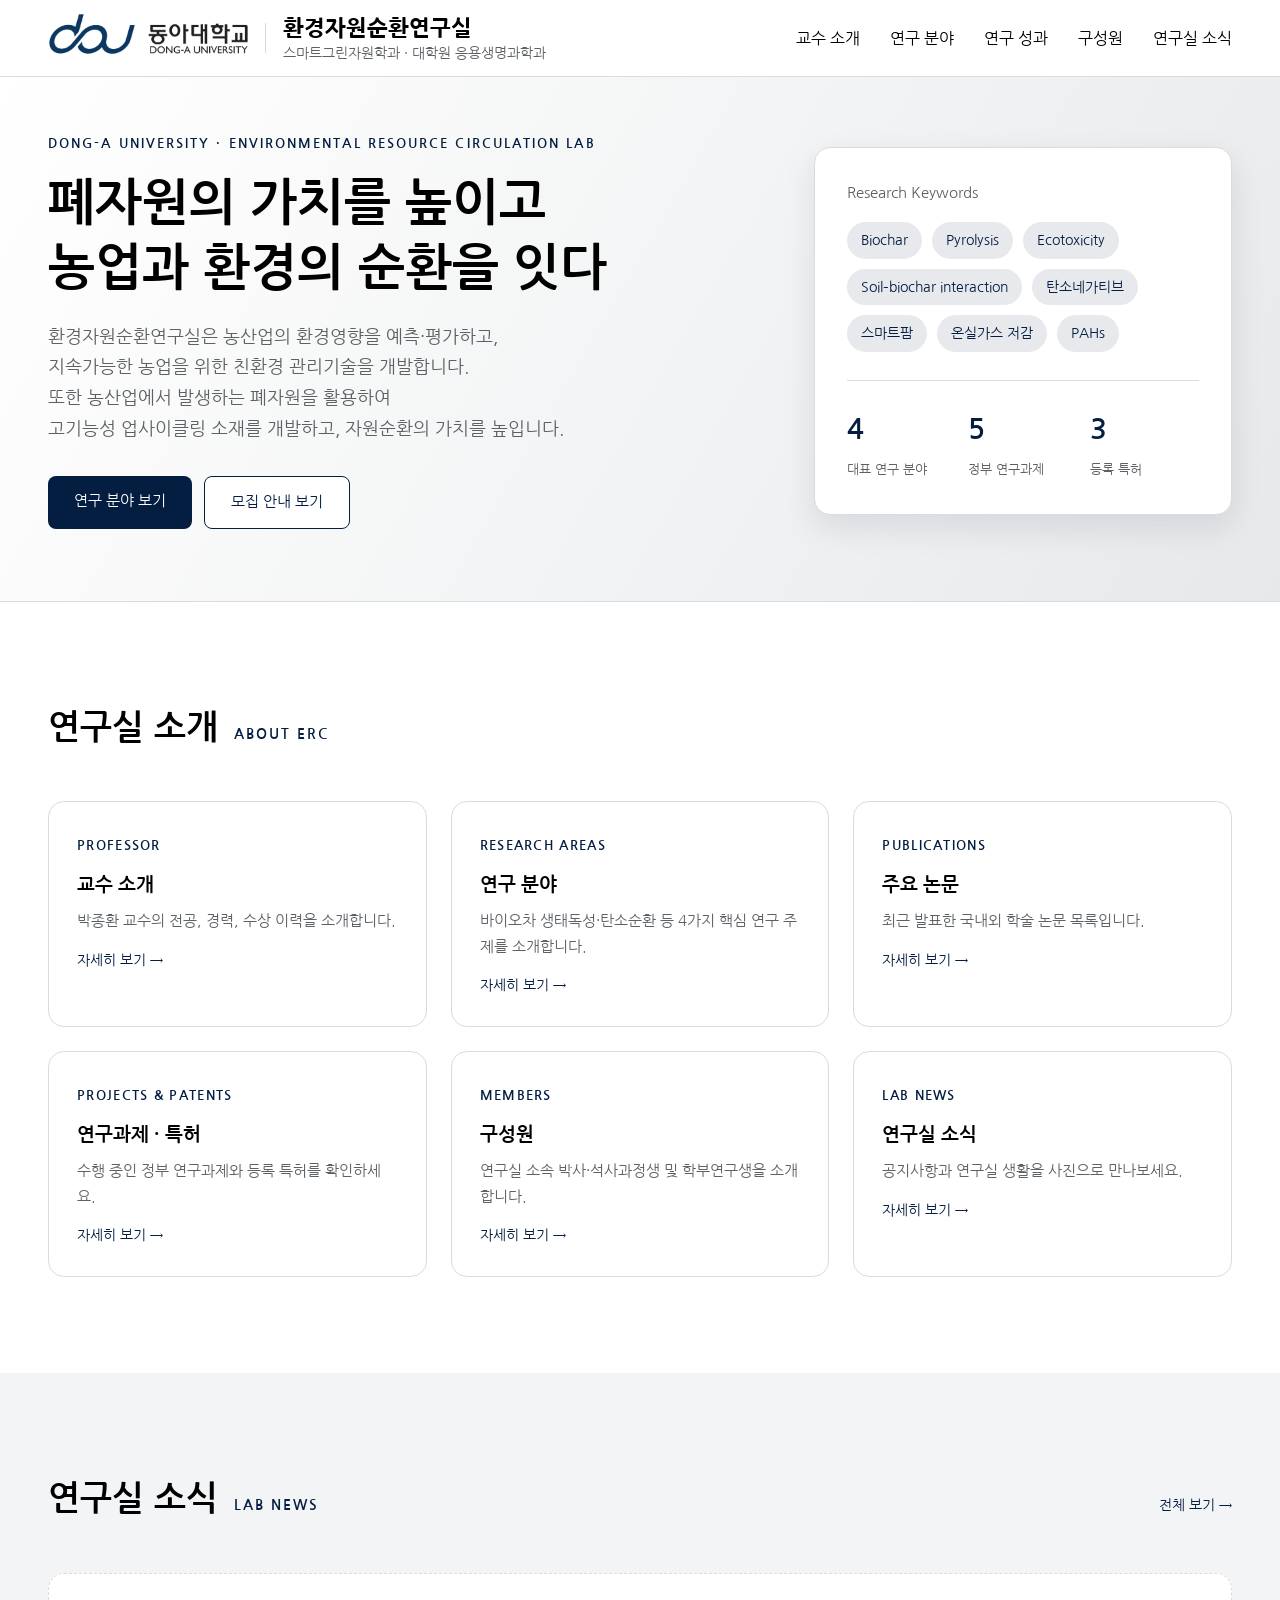
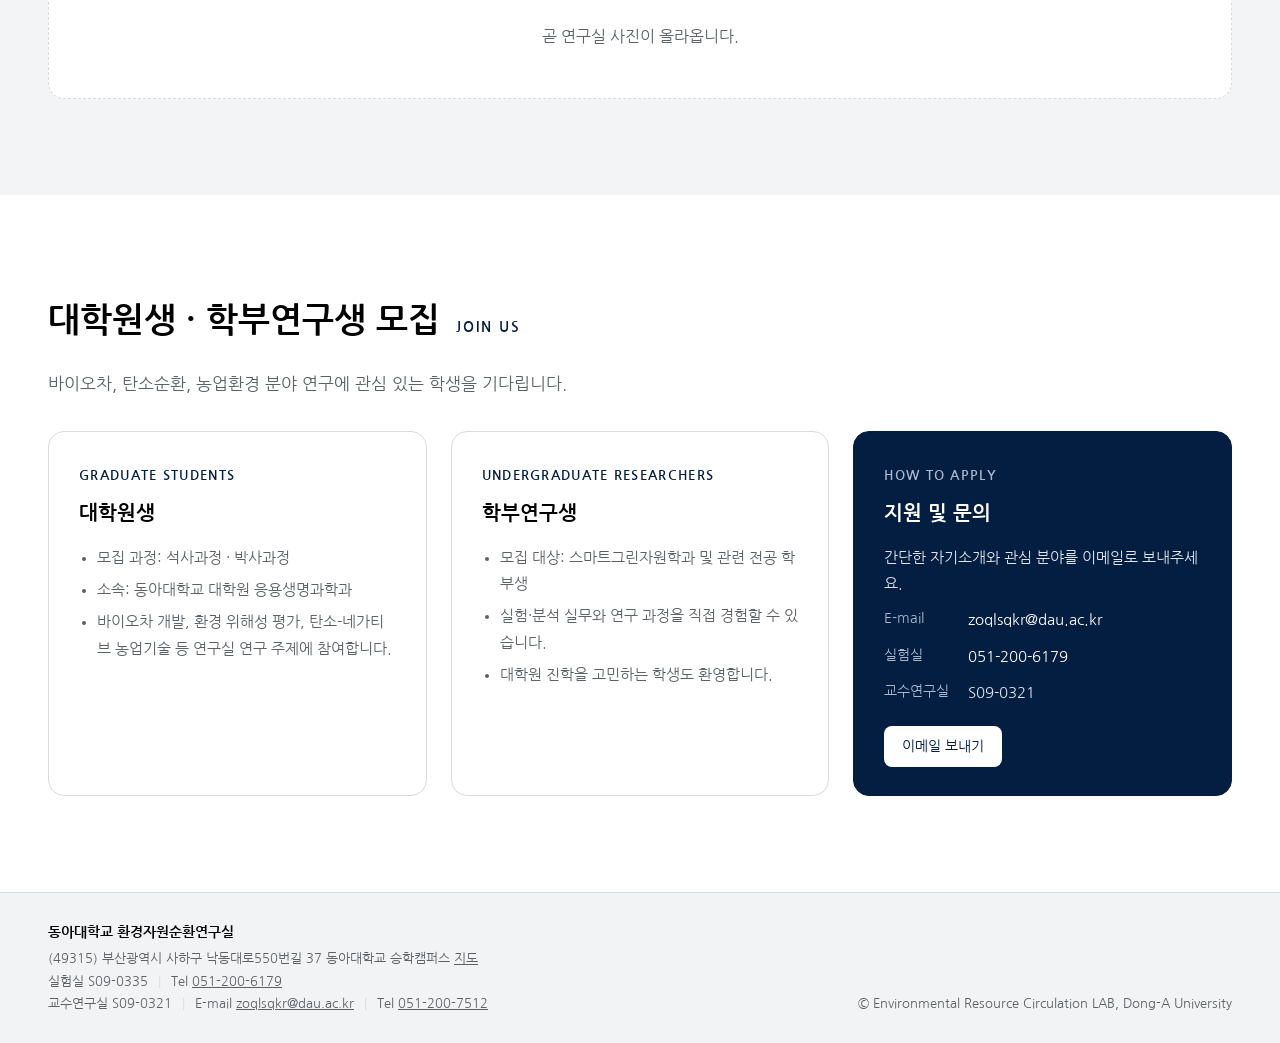
<file: index.html>
<!doctype html>
<html lang="ko" data-theme="light">
<head>
<meta charset="utf-8">
<meta name="viewport" content="width=1280">
<title>환경자원순환연구실</title>
<link href="https://fonts.googleapis.com/css2?family=Nanum+Gothic:wght@400;700;800&display=swap" rel="stylesheet">
<link rel="stylesheet" href="styles.css">
</head>
<body>

<header class="nav">
  <div class="wrap">
    <a class="brand" href="index.html"><img class="brand-logo" src="images/donga-logo.png" alt="동아대학교"><span class="brand-text"><span class="brand-name"><b>환경자원순환연구실</b></span><span class="brand-dept">스마트그린자원학과 · 대학원 응용생명과학과</span></span></a>
    <nav><ul>
      <li><a href="about.html">교수 소개</a></li>
      <li><a href="research.html">연구 분야</a></li>
      <li><a href="achievements.html">연구 성과</a></li>
      <li><a href="members.html">구성원</a></li>
      <li><a href="news.html">연구실 소식</a></li>
    </ul></nav>
  </div>
</header>

<div class="hero">
  <div class="wrap">
    <div>
      <div class="eyebrow">Dong-A University · Environmental Resource Circulation LAB</div>
      <h1>폐자원의 가치를 높이고<br>농업과 환경의 순환을 잇다</h1>
      <p>환경자원순환연구실은 농산업의 환경영향을 예측·평가하고,<br>지속가능한 농업을 위한 친환경 관리기술을 개발합니다.<br>또한 농산업에서 발생하는 폐자원을 활용하여<br>고기능성 업사이클링 소재를 개발하고, 자원순환의 가치를 높입니다.</p>
      <div class="btns">
        <a class="btn primary" href="research.html">연구 분야 보기</a>
        <a class="btn ghost" href="#recruit">모집 안내 보기</a>
      </div>
    </div>
    <div class="keyword-box">
      <h3>Research Keywords</h3>
      <div class="tags">
        <span class="tag">Biochar</span><span class="tag">Pyrolysis</span><span class="tag">Ecotoxicity</span>
        <span class="tag">Soil–biochar interaction</span><span class="tag">탄소네가티브</span>
        <span class="tag">스마트팜</span><span class="tag">온실가스 저감</span><span class="tag">PAHs</span>
      </div>
      <div class="stats">
        <div><b>4</b><span>대표 연구 분야</span></div>
        <div><b>5</b><span>정부 연구과제</span></div>
        <div><b>3</b><span>등록 특허</span></div>
      </div>
    </div>
  </div>
</div>

<main>
<section>
  <div class="wrap">
    <div class="sec-head"><h2>연구실 소개</h2><span class="en">About ERC</span></div>
    <div class="ovgrid">
      <a class="ovcard" href="about.html">
        <span class="en">Professor</span>
        <h3>교수 소개</h3>
        <p>박종환 교수의 전공, 경력, 수상 이력을 소개합니다.</p>
        <span class="more">자세히 보기 →</span>
      </a>
      <a class="ovcard" href="research.html">
        <span class="en">Research Areas</span>
        <h3>연구 분야</h3>
        <p>바이오차 생태독성·탄소순환 등 4가지 핵심 연구 주제를 소개합니다.</p>
        <span class="more">자세히 보기 →</span>
      </a>
      <a class="ovcard" href="achievements.html#papers">
        <span class="en">Publications</span>
        <h3>주요 논문</h3>
        <p>최근 발표한 국내외 학술 논문 목록입니다.</p>
        <span class="more">자세히 보기 →</span>
      </a>
      <a class="ovcard" href="achievements.html#projects">
        <span class="en">Projects &amp; Patents</span>
        <h3>연구과제 · 특허</h3>
        <p>수행 중인 정부 연구과제와 등록 특허를 확인하세요.</p>
        <span class="more">자세히 보기 →</span>
      </a>
      <a class="ovcard" href="members.html">
        <span class="en">Members</span>
        <h3>구성원</h3>
        <p>연구실 소속 박사·석사과정생 및 학부연구생을 소개합니다.</p>
        <span class="more">자세히 보기 →</span>
      </a>
      <a class="ovcard" href="news.html">
        <span class="en">Lab News</span>
        <h3>연구실 소식</h3>
        <p>공지사항과 연구실 생활을 사진으로 만나보세요.</p>
        <span class="more">자세히 보기 →</span>
      </a>
    </div>
  </div>
</section>

<section class="alt home-news">
  <div class="wrap">
    <div class="sec-head"><h2>연구실 소식</h2><span class="en">Lab News</span><a class="sec-more" href="news.html">전체 보기 →</a></div>
    <div class="hn-cards" id="home-photos"></div>
  </div>
</section>

<section class="recruit" id="recruit">
  <div class="wrap">
    <div class="sec-head"><h2>대학원생 · 학부연구생 모집</h2><span class="en">Join Us</span></div>
    <p class="recruit-lead">바이오차, 탄소순환, 농업환경 분야 연구에 관심 있는 학생을 기다립니다.</p>
    <div class="recruit-grid">
      <div class="recruit-card">
        <span class="en">Graduate Students</span>
        <h3>대학원생</h3>
        <ul>
          <li>모집 과정: 석사과정 · 박사과정</li>
          <li>소속: 동아대학교 대학원 응용생명과학과</li>
          <li>바이오차 개발, 환경 위해성 평가, 탄소-네가티브 농업기술 등 연구실 연구 주제에 참여합니다.</li>
        </ul>
      </div>
      <div class="recruit-card">
        <span class="en">Undergraduate Researchers</span>
        <h3>학부연구생</h3>
        <ul>
          <li>모집 대상: 스마트그린자원학과 및 관련 전공 학부생</li>
          <li>실험·분석 실무와 연구 과정을 직접 경험할 수 있습니다.</li>
          <li>대학원 진학을 고민하는 학생도 환영합니다.</li>
        </ul>
      </div>
      <div class="recruit-card contact">
        <span class="en">How to Apply</span>
        <h3>지원 및 문의</h3>
        <p>간단한 자기소개와 관심 분야를 이메일로 보내주세요.</p>
        <p class="rc-line"><span>E-mail</span><a href="mailto:zoqlsqkr@dau.ac.kr">zoqlsqkr@dau.ac.kr</a></p>
        <p class="rc-line"><span>실험실</span><a href="tel:0512006179">051-200-6179</a></p>
        <p class="rc-line"><span>교수연구실</span>S09-0321</p>
        <a class="btn primary sm" href="mailto:zoqlsqkr@dau.ac.kr?subject=%5B%EC%A7%80%EC%9B%90%20%EB%AC%B8%EC%9D%98%5D">이메일 보내기</a>
      </div>
    </div>
  </div>
</section>
</main>

<footer>
  <div class="wrap">
    <div class="foot-info">
      <b>동아대학교 환경자원순환연구실</b>
      <p>(49315) 부산광역시 사하구 낙동대로550번길 37 동아대학교 승학캠퍼스 <a href="https://map.kakao.com/?q=%EB%8F%99%EC%95%84%EB%8C%80%ED%95%99%EA%B5%90%20%EC%8A%B9%ED%95%99%EC%BA%A0%ED%8D%BC%EC%8A%A4" target="_blank" rel="noopener">지도</a></p>
      <p><span>실험실 S09-0335</span><span>Tel <a href="tel:0512006179">051-200-6179</a></span></p>
      <p><span>교수연구실 S09-0321</span><span>E-mail <a href="mailto:zoqlsqkr@dau.ac.kr">zoqlsqkr@dau.ac.kr</a></span><span>Tel <a href="tel:0512007512">051-200-7512</a></span></p>
    </div>
    <div class="foot-copy">© Environmental Resource Circulation LAB, Dong-A University</div>
  </div>
</footer>


<script src="site-data.js"></script>
<script>
// 홈 화면: 최근 사진 소식 4개를 카드뉴스로 (data/photos.json)
(function(){
  var D = window.SiteData, esc = D.esc;
  D.load('photos').then(function(list){
    var photos = list.filter(function(p){ return p.images && p.images.length; }).sort(D.byDateDesc).slice(0, 4);
    document.getElementById('home-photos').innerHTML = photos.length
      ? photos.map(function(p){
          return '<a class="hn-card" href="news.html"><span class="hn-img"><img src="'+esc(D.img(p.images[0], 'images/news/'))+'" alt="'+esc(p.title)+'"></span>'
            + '<span class="hn-body"><span class="hn-date">'+esc(p.date)+'</span><b>'+esc(p.title)+'</b>'
            + (p.caption ? '<span class="hn-cap">'+esc(p.caption)+'</span>' : '')+'</span></a>';
        }).join('')
      : '<p class="hn-empty">곧 연구실 사진이 올라옵니다.</p>';
  });
})();
</script>
</body>
</html>
</file>
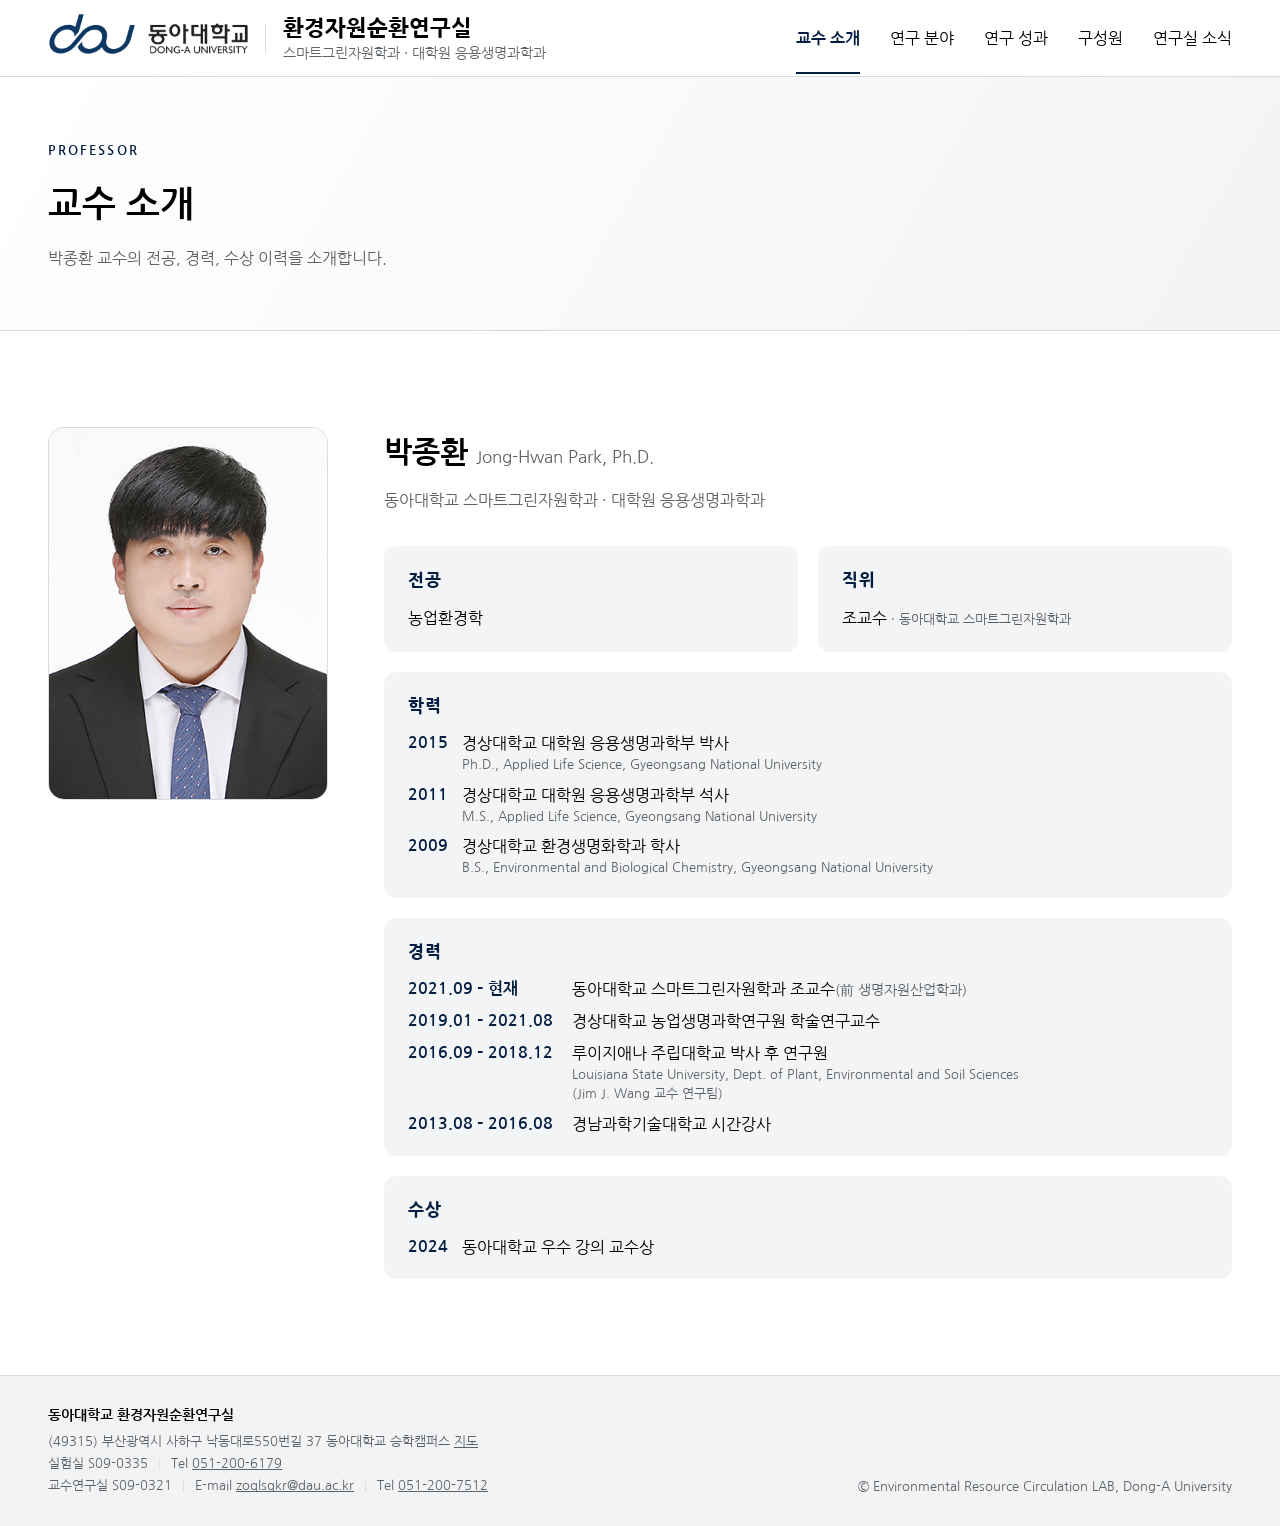
<file: about.html>
<!doctype html>
<html lang="ko" data-theme="light">
<head>
<meta charset="utf-8">
<meta name="viewport" content="width=1280">
<title>교수 소개 · 환경자원순환연구실</title>
<link href="https://fonts.googleapis.com/css2?family=Nanum+Gothic:wght@400;700;800&display=swap" rel="stylesheet">
<link rel="stylesheet" href="styles.css">
</head>
<body>

<header class="nav">
  <div class="wrap">
    <a class="brand" href="index.html"><img class="brand-logo" src="images/donga-logo.png" alt="동아대학교"><span class="brand-text"><span class="brand-name"><b>환경자원순환연구실</b></span><span class="brand-dept">스마트그린자원학과 · 대학원 응용생명과학과</span></span></a>
    <nav><ul>
      <li><a class="active" href="about.html">교수 소개</a></li>
      <li><a href="research.html">연구 분야</a></li>
      <li><a href="achievements.html">연구 성과</a></li>
      <li><a href="members.html">구성원</a></li>
      <li><a href="news.html">연구실 소식</a></li>
    </ul></nav>
  </div>
</header>

<div class="pagehead">
  <div class="wrap">
    <span class="eyebrow">Professor</span>
    <h1>교수 소개</h1>
    <p>박종환 교수의 전공, 경력, 수상 이력을 소개합니다.</p>
  </div>
</div>

<main>
<section>
  <div class="wrap">
    <div class="profile">
      <div class="photo"><img src="images/professor.jpg" alt="박종환 교수"></div>
      <div>
        <h3>박종환<small>Jong-Hwan Park, Ph.D.</small></h3>
        <p class="affil">동아대학교 스마트그린자원학과 · 대학원 응용생명과학과</p>
        <div class="info">
          <div class="item"><div class="label">전공</div>농업환경학</div>
          <div class="item"><div class="label">직위</div>조교수 <span style="color:var(--muted);font-size:13px">· 동아대학교 스마트그린자원학과</span></div>
          <div class="item full"><div class="label">학력</div>
            <ul class="edu">
              <li><b>2015</b><span>경상대학교 대학원 응용생명과학부 박사<small>Ph.D., Applied Life Science, Gyeongsang National University</small></span></li>
              <li><b>2011</b><span>경상대학교 대학원 응용생명과학부 석사<small>M.S., Applied Life Science, Gyeongsang National University</small></span></li>
              <li><b>2009</b><span>경상대학교 환경생명화학과 학사<small>B.S., Environmental and Biological Chemistry, Gyeongsang National University</small></span></li>
            </ul>
          </div>
          <div class="item full"><div class="label">경력</div>
            <ul class="edu career">
              <li><b>2021.09 – 현재</b><span>동아대학교 스마트그린자원학과 조교수<em class="former">(前 생명자원산업학과)</em></span></li>
              <li><b>2019.01 – 2021.08</b><span>경상대학교 농업생명과학연구원 학술연구교수</span></li>
              <li><b>2016.09 – 2018.12</b><span>루이지애나 주립대학교 박사 후 연구원<small>Louisiana State University, Dept. of Plant, Environmental and Soil Sciences <br>(Jim J. Wang 교수 연구팀)</small></span></li>
              <li><b>2013.08 – 2016.08</b><span>경남과학기술대학교 시간강사</span></li>
            </ul>
          </div>
          <div class="item full"><div class="label">수상</div>
            <ul class="edu">
              <li><b>2024</b><span>동아대학교 우수 강의 교수상</span></li>
            </ul>
          </div>
        </div>
      </div>
    </div>
  </div>
</section>
</main>

<footer>
  <div class="wrap">
    <div class="foot-info">
      <b>동아대학교 환경자원순환연구실</b>
      <p>(49315) 부산광역시 사하구 낙동대로550번길 37 동아대학교 승학캠퍼스 <a href="https://map.kakao.com/?q=%EB%8F%99%EC%95%84%EB%8C%80%ED%95%99%EA%B5%90%20%EC%8A%B9%ED%95%99%EC%BA%A0%ED%8D%BC%EC%8A%A4" target="_blank" rel="noopener">지도</a></p>
      <p><span>실험실 S09-0335</span><span>Tel <a href="tel:0512006179">051-200-6179</a></span></p>
      <p><span>교수연구실 S09-0321</span><span>E-mail <a href="mailto:zoqlsqkr@dau.ac.kr">zoqlsqkr@dau.ac.kr</a></span><span>Tel <a href="tel:0512007512">051-200-7512</a></span></p>
    </div>
    <div class="foot-copy">© Environmental Resource Circulation LAB, Dong-A University</div>
  </div>
</footer>


</body>
</html>
</file>
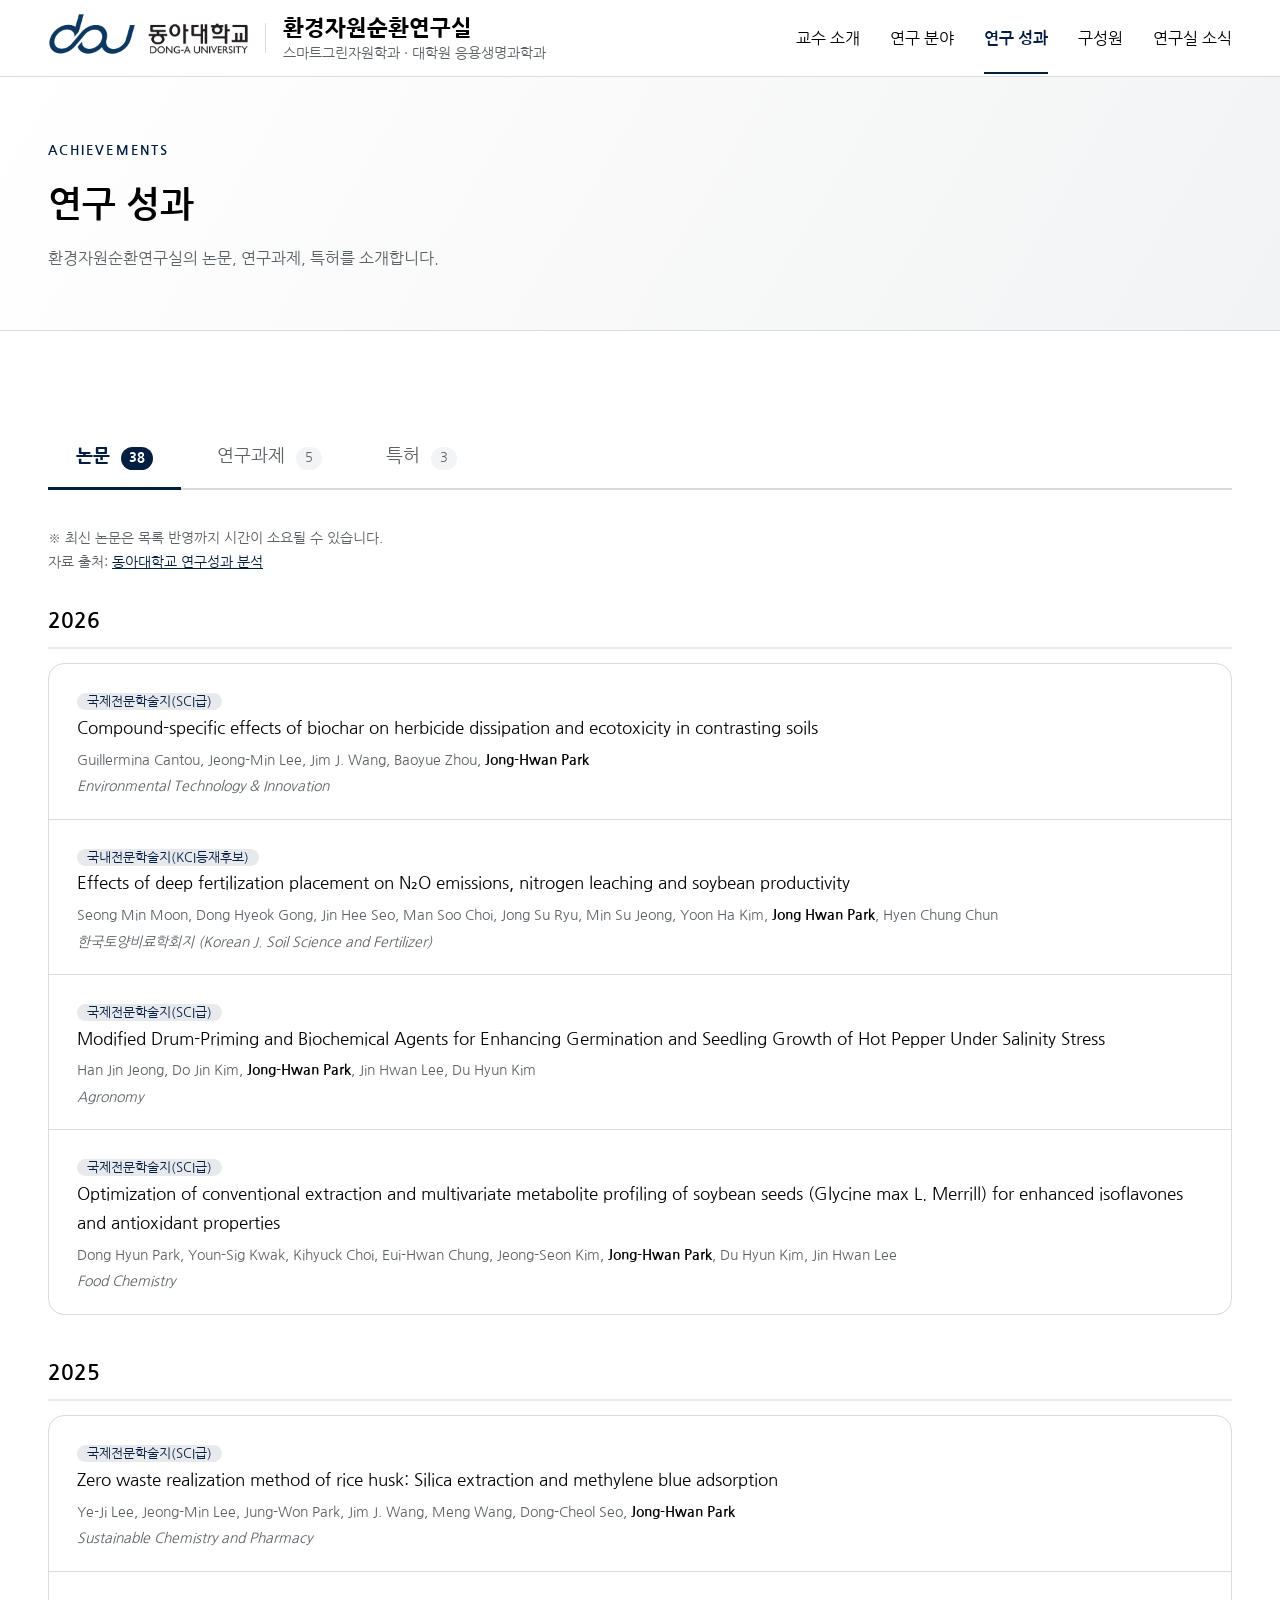
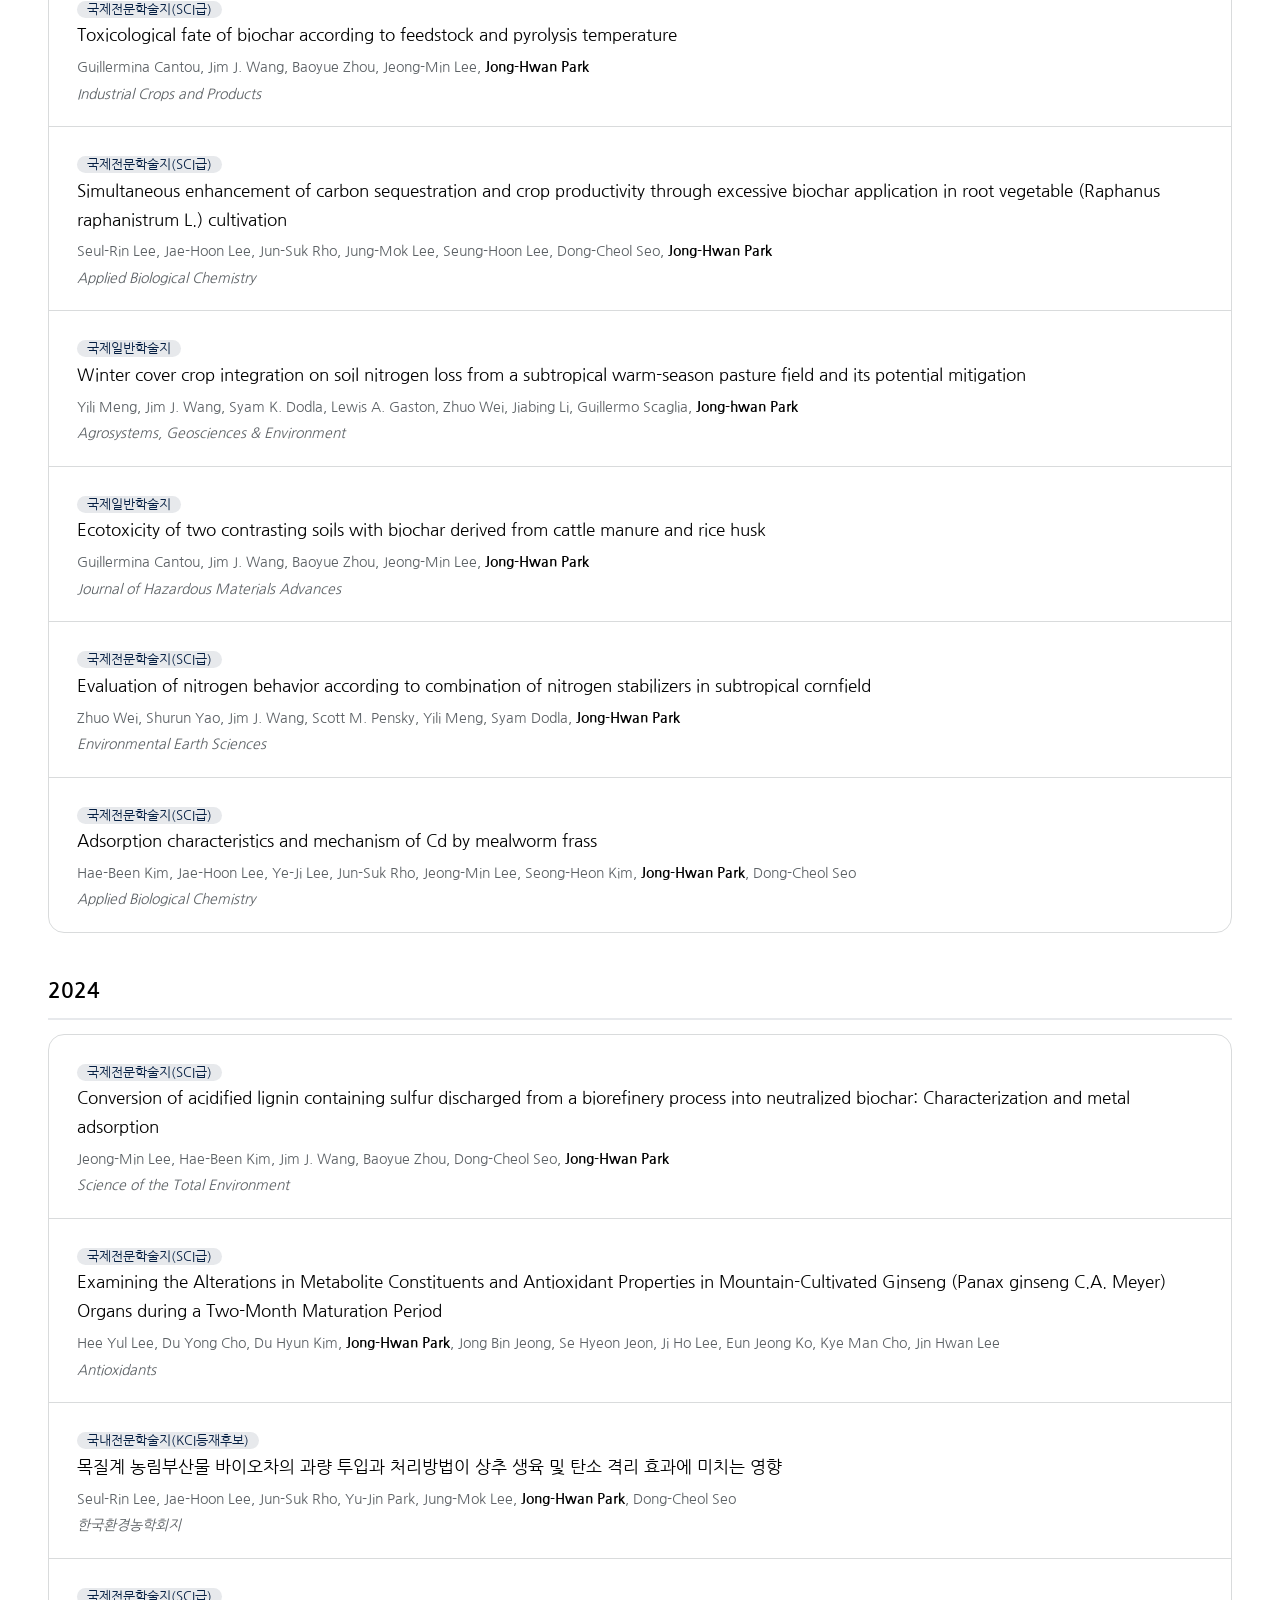
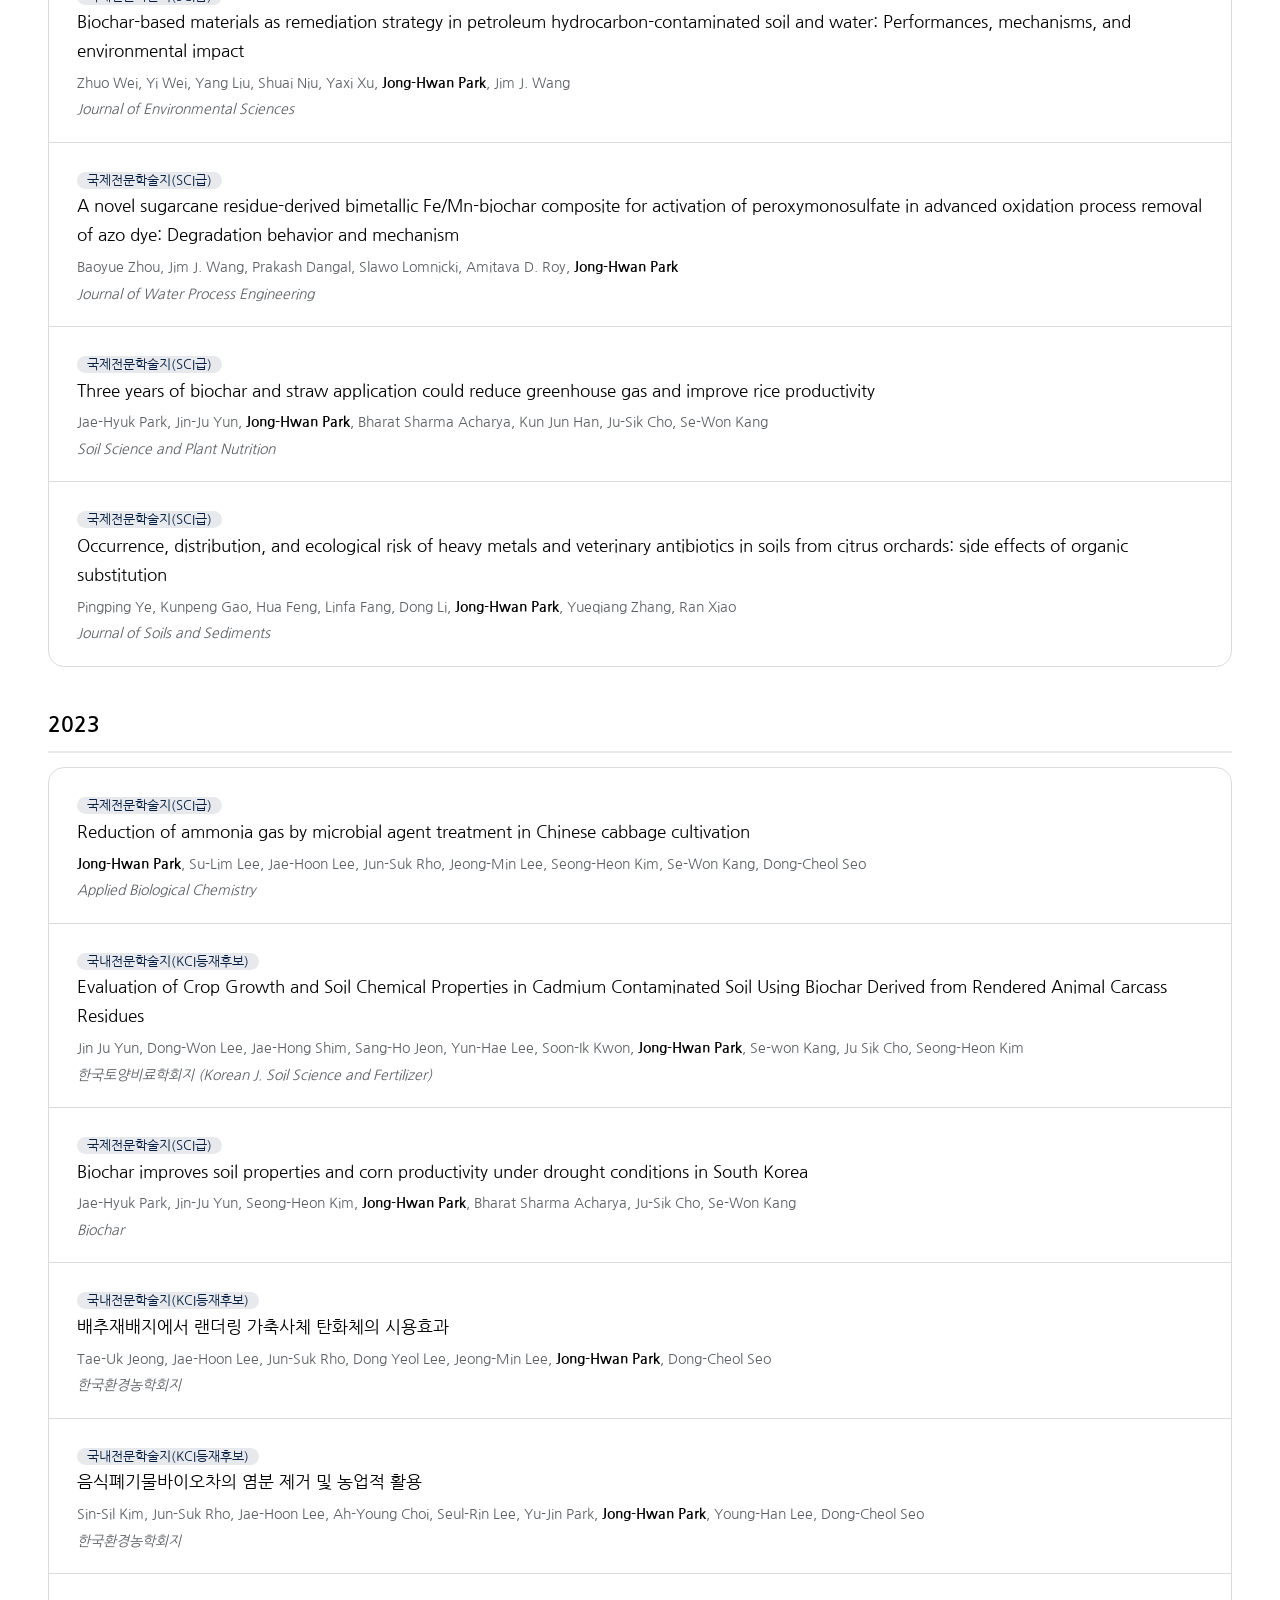
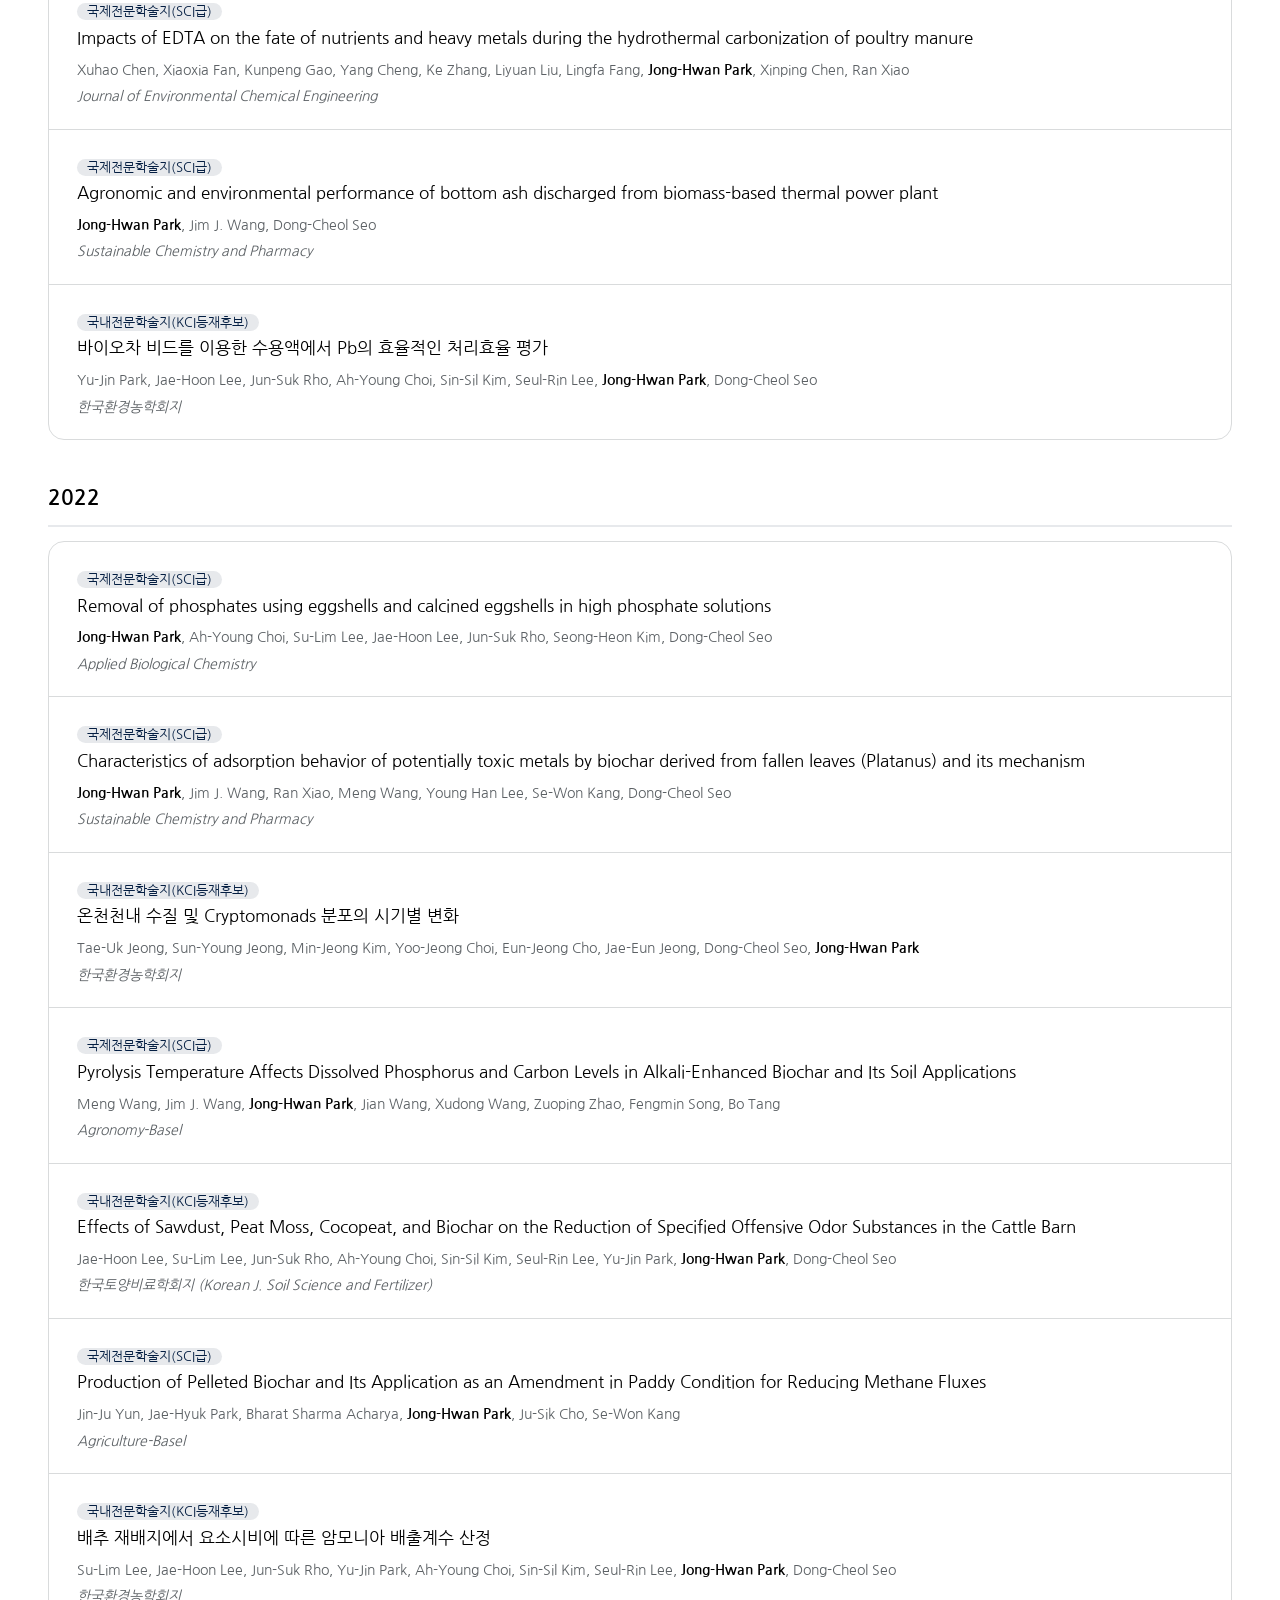
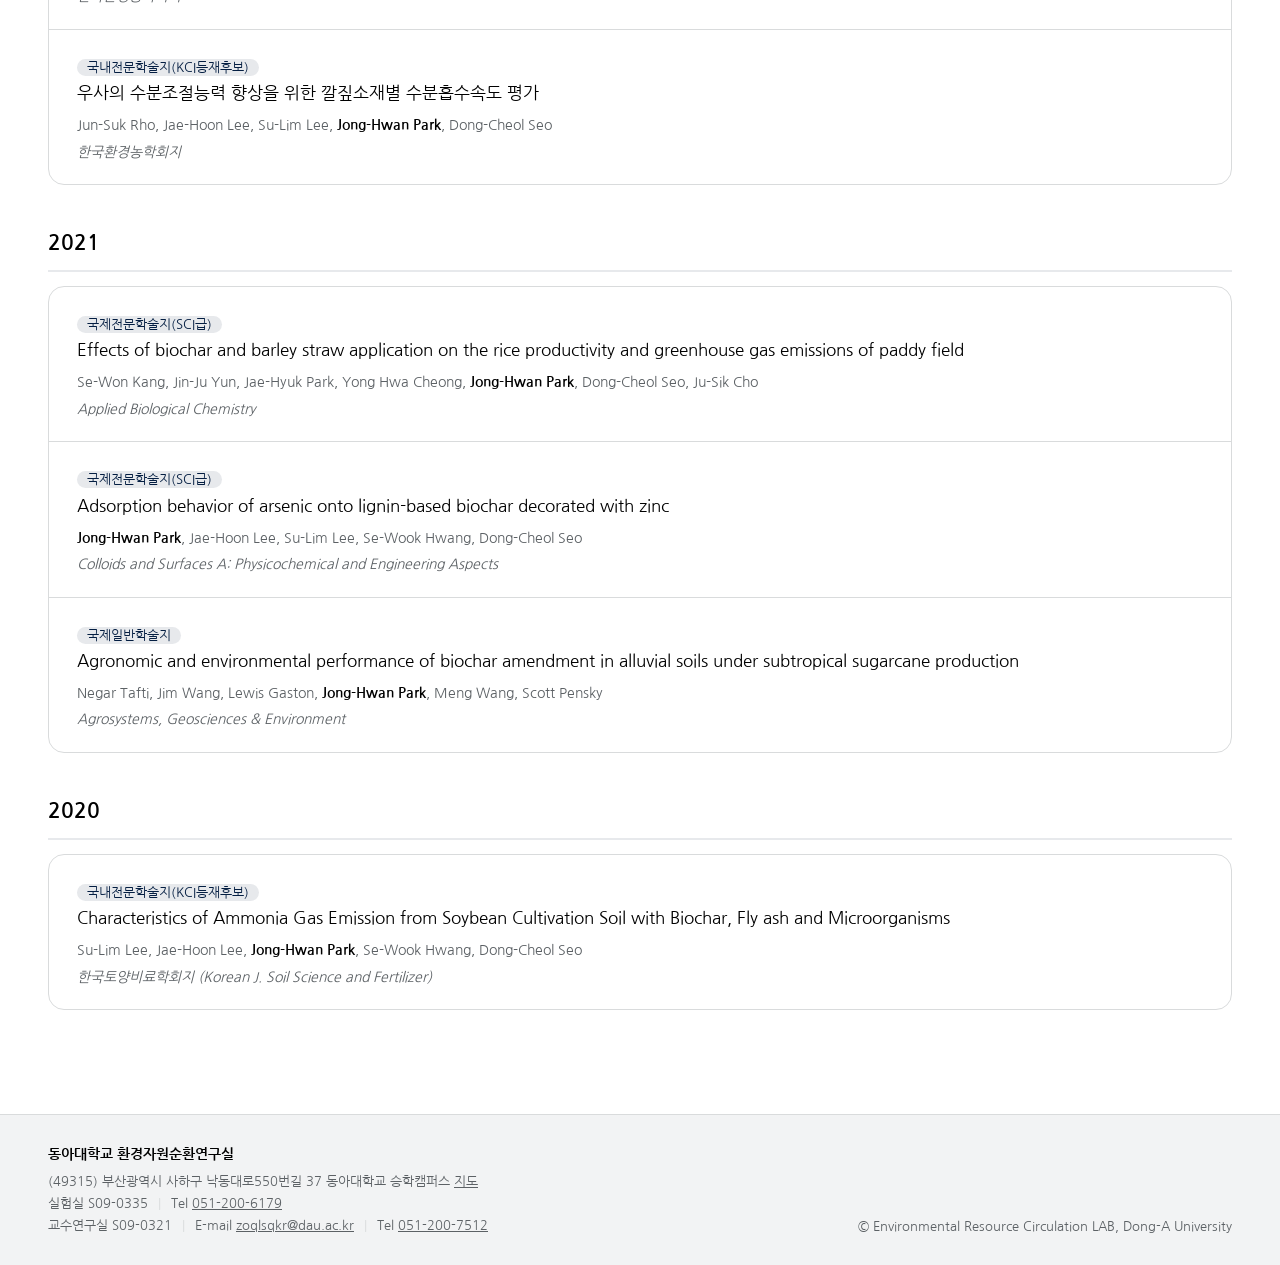
<file: achievements.html>
<!doctype html>
<html lang="ko" data-theme="light">
<head>
<meta charset="utf-8">
<meta name="viewport" content="width=1280">
<title>연구 성과 · 환경자원순환연구실</title>
<link href="https://fonts.googleapis.com/css2?family=Nanum+Gothic:wght@400;700;800&display=swap" rel="stylesheet">
<link rel="stylesheet" href="styles.css">
</head>
<body>

<header class="nav">
  <div class="wrap">
    <a class="brand" href="index.html"><img class="brand-logo" src="images/donga-logo.png" alt="동아대학교"><span class="brand-text"><span class="brand-name"><b>환경자원순환연구실</b></span><span class="brand-dept">스마트그린자원학과 · 대학원 응용생명과학과</span></span></a>
    <nav><ul>
      <li><a href="about.html">교수 소개</a></li>
      <li><a href="research.html">연구 분야</a></li>
      <li><a class="active" href="achievements.html">연구 성과</a></li>
      <li><a href="members.html">구성원</a></li>
      <li><a href="news.html">연구실 소식</a></li>
    </ul></nav>
  </div>
</header>

<div class="pagehead">
  <div class="wrap">
    <span class="eyebrow">Achievements</span>
    <h1>연구 성과</h1>
    <p>환경자원순환연구실의 논문, 연구과제, 특허를 소개합니다.</p>
  </div>
</div>

<main>
<section class="ach">
  <div class="wrap">
    <div class="tabs" role="tablist">
      <button type="button" role="tab" class="tab" data-tab="papers">논문 <span id="n-papers"></span></button>
      <button type="button" role="tab" class="tab" data-tab="projects">연구과제 <span id="n-projects"></span></button>
      <button type="button" role="tab" class="tab" data-tab="patents">특허 <span id="n-patents"></span></button>
    </div>

    <div class="tabpanel" id="papers" role="tabpanel">
      <p class="tab-note">※ 최신 논문은 목록 반영까지 시간이 소요될 수 있습니다.<br>자료 출처: <a href="https://dongalibraryscholar.netlify.app/listing_result?keyword=216230" target="_blank" rel="noopener">동아대학교 연구성과 분석</a></p>
      <div id="paper-list"></div>
    </div>

    <div class="tabpanel panel" id="projects" role="tabpanel" hidden>
        <table class="table">
          <thead><tr><th>기간</th><th>과제명</th></tr></thead>
          <tbody id="project-rows"></tbody>
        </table>
    </div>

    <div class="tabpanel panel" id="patents" role="tabpanel" hidden>
        <table class="table">
          <thead><tr><th>출원</th><th>특허명</th></tr></thead>
          <tbody id="patent-rows"></tbody>
        </table>
    </div>
  </div>
</section>
</main>

<footer>
  <div class="wrap">
    <div class="foot-info">
      <b>동아대학교 환경자원순환연구실</b>
      <p>(49315) 부산광역시 사하구 낙동대로550번길 37 동아대학교 승학캠퍼스 <a href="https://map.kakao.com/?q=%EB%8F%99%EC%95%84%EB%8C%80%ED%95%99%EA%B5%90%20%EC%8A%B9%ED%95%99%EC%BA%A0%ED%8D%BC%EC%8A%A4" target="_blank" rel="noopener">지도</a></p>
      <p><span>실험실 S09-0335</span><span>Tel <a href="tel:0512006179">051-200-6179</a></span></p>
      <p><span>교수연구실 S09-0321</span><span>E-mail <a href="mailto:zoqlsqkr@dau.ac.kr">zoqlsqkr@dau.ac.kr</a></span><span>Tel <a href="tel:0512007512">051-200-7512</a></span></p>
    </div>
    <div class="foot-copy">© Environmental Resource Circulation LAB, Dong-A University</div>
  </div>
</footer>


<script>
// 탭 전환 — 주소 끝 #papers / #projects / #patents 로 바로 열 수 있음
(function(){
  var tabs = document.querySelectorAll(".tab"), panels = document.querySelectorAll(".tabpanel");
  function open(id){
    if (!document.getElementById(id)) id = "papers";
    tabs.forEach(function(t){ var on = t.dataset.tab === id; t.classList.toggle("on", on); t.setAttribute("aria-selected", on); });
    panels.forEach(function(p){ p.hidden = p.id !== id; });
  }
  tabs.forEach(function(t){ t.addEventListener("click", function(){ history.replaceState(null, "", "#" + t.dataset.tab); open(t.dataset.tab); }); });
  window.addEventListener("hashchange", function(){ open(location.hash.slice(1)); });
  open(location.hash.slice(1));
})();
</script>
<script src="site-data.js"></script>
<script src="achievements.js"></script>
</body>
</html>
</file>
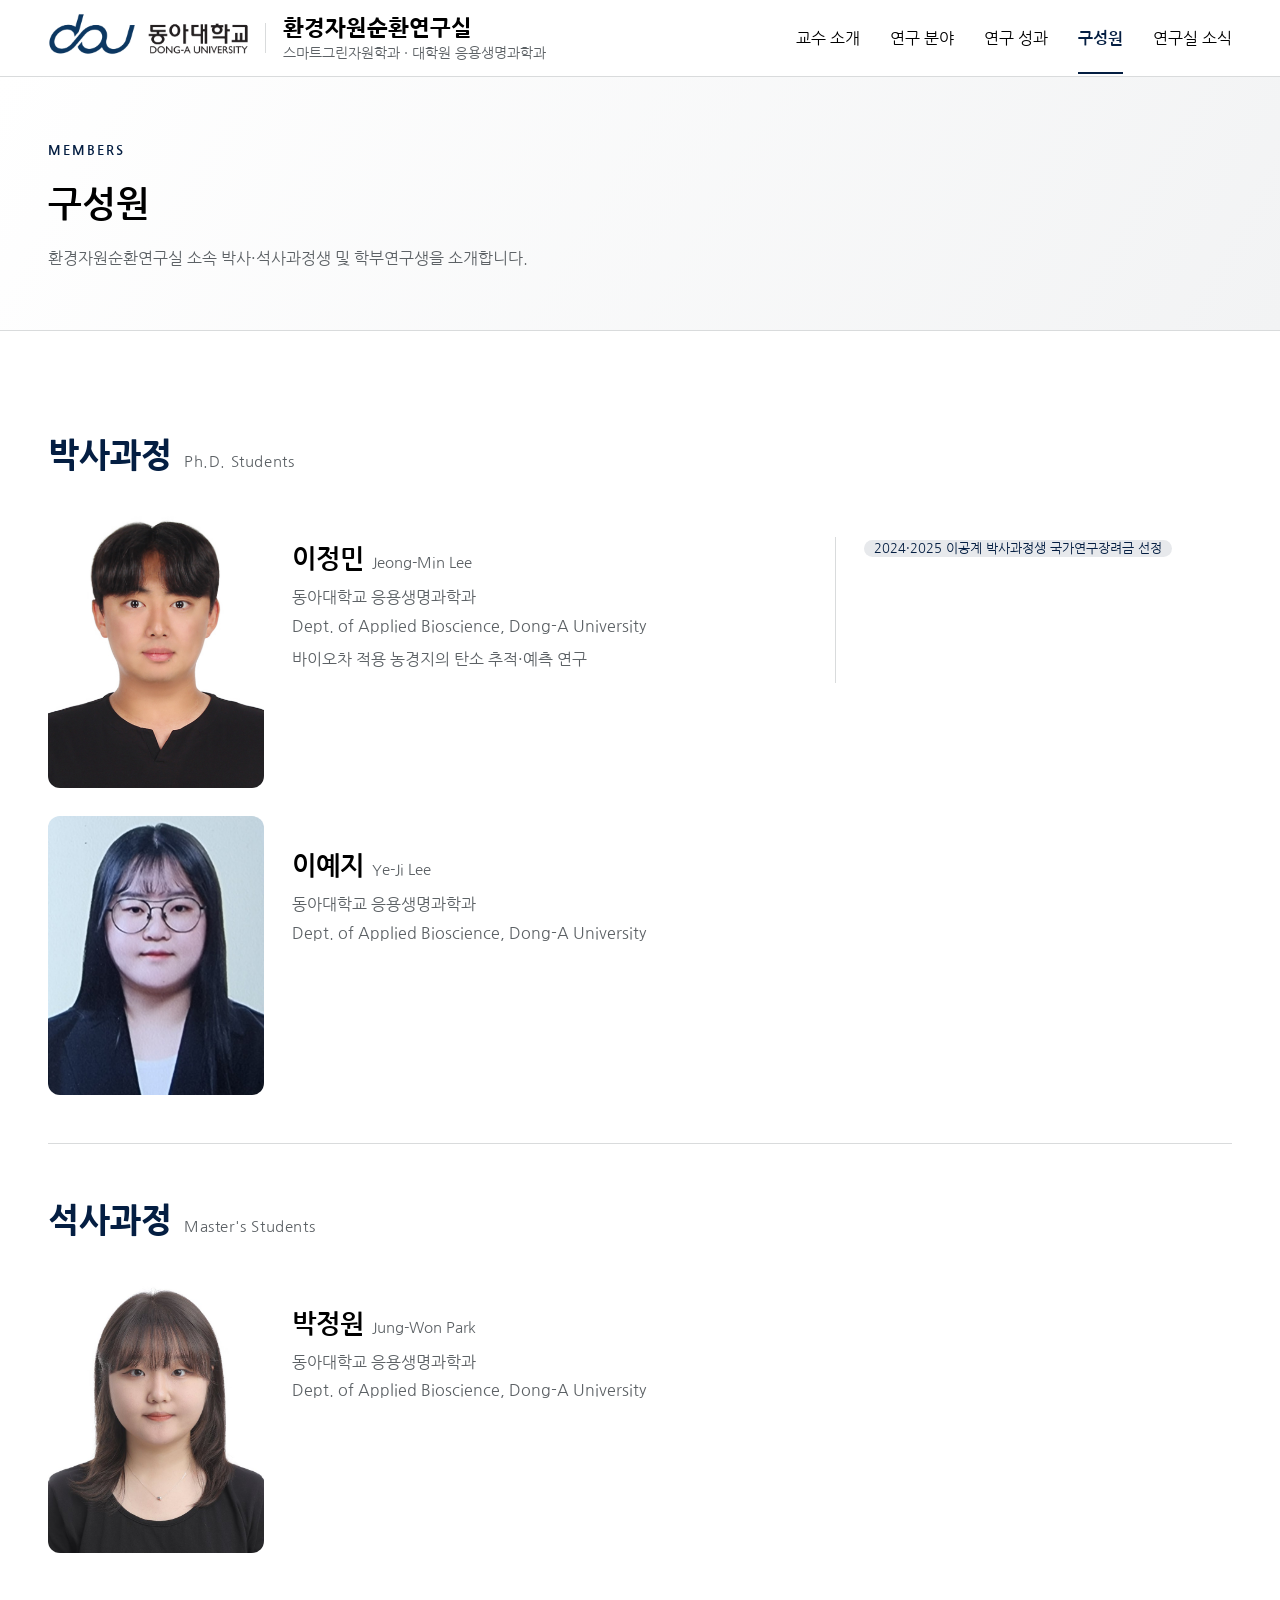
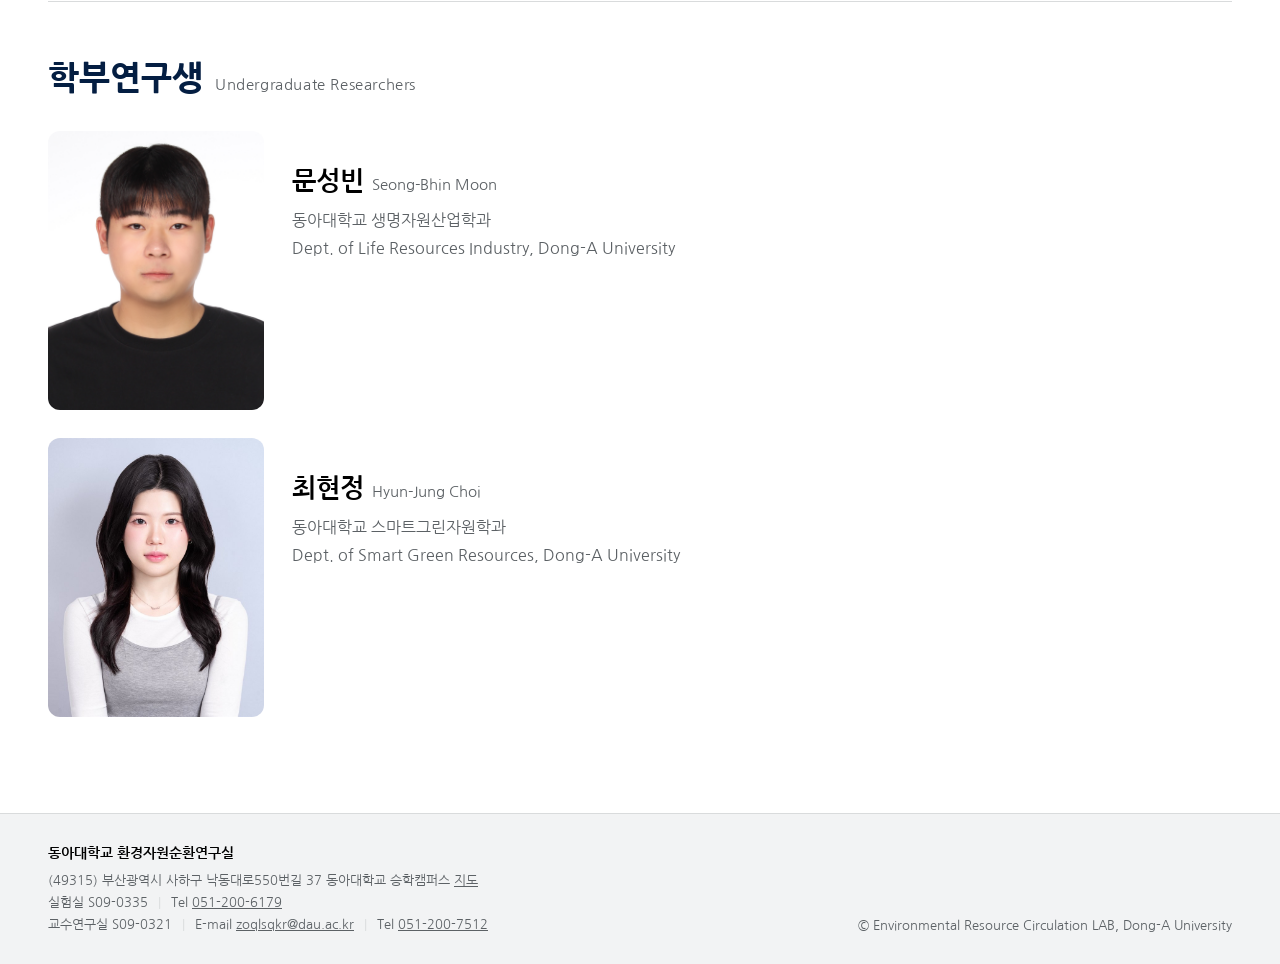
<file: members.html>
<!doctype html>
<html lang="ko" data-theme="light">
<head>
<meta charset="utf-8">
<meta name="viewport" content="width=1280">
<title>구성원 · 환경자원순환연구실</title>
<link href="https://fonts.googleapis.com/css2?family=Nanum+Gothic:wght@400;700;800&display=swap" rel="stylesheet">
<link rel="stylesheet" href="styles.css">
</head>
<body>

<header class="nav">
  <div class="wrap">
    <a class="brand" href="index.html"><img class="brand-logo" src="images/donga-logo.png" alt="동아대학교"><span class="brand-text"><span class="brand-name"><b>환경자원순환연구실</b></span><span class="brand-dept">스마트그린자원학과 · 대학원 응용생명과학과</span></span></a>
    <nav><ul>
      <li><a href="about.html">교수 소개</a></li>
      <li><a href="research.html">연구 분야</a></li>
      <li><a href="achievements.html">연구 성과</a></li>
      <li><a class="active" href="members.html">구성원</a></li>
      <li><a href="news.html">연구실 소식</a></li>
    </ul></nav>
  </div>
</header>

<div class="pagehead">
  <div class="wrap">
    <span class="eyebrow">Members</span>
    <h1>구성원</h1>
    <p>환경자원순환연구실 소속 박사·석사과정생 및 학부연구생을 소개합니다.</p>
  </div>
</div>

<main>
<section>
  <div class="wrap" id="member-groups"></div>
</section>
</main>

<footer>
  <div class="wrap">
    <div class="foot-info">
      <b>동아대학교 환경자원순환연구실</b>
      <p>(49315) 부산광역시 사하구 낙동대로550번길 37 동아대학교 승학캠퍼스 <a href="https://map.kakao.com/?q=%EB%8F%99%EC%95%84%EB%8C%80%ED%95%99%EA%B5%90%20%EC%8A%B9%ED%95%99%EC%BA%A0%ED%8D%BC%EC%8A%A4" target="_blank" rel="noopener">지도</a></p>
      <p><span>실험실 S09-0335</span><span>Tel <a href="tel:0512006179">051-200-6179</a></span></p>
      <p><span>교수연구실 S09-0321</span><span>E-mail <a href="mailto:zoqlsqkr@dau.ac.kr">zoqlsqkr@dau.ac.kr</a></span><span>Tel <a href="tel:0512007512">051-200-7512</a></span></p>
    </div>
    <div class="foot-copy">© Environmental Resource Circulation LAB, Dong-A University</div>
  </div>
</footer>


<script src="site-data.js"></script>
<script src="members.js"></script>
</body>
</html>
</file>
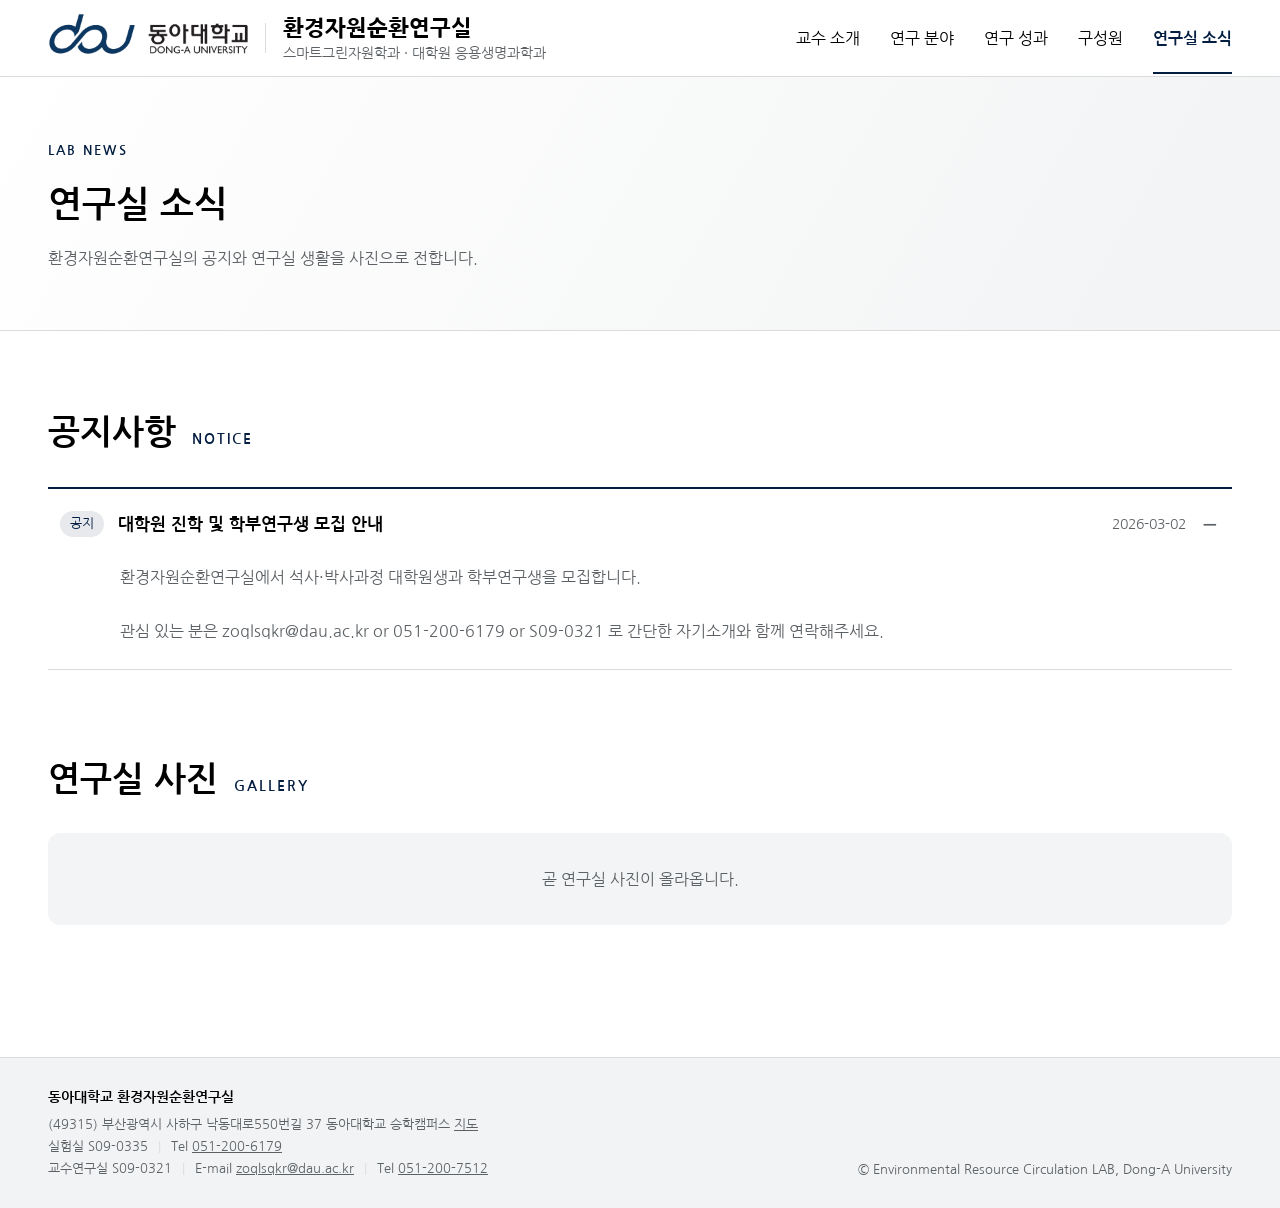
<file: news.html>
<!doctype html>
<html lang="ko" data-theme="light">
<head>
<meta charset="utf-8">
<meta name="viewport" content="width=1280">
<title>연구실 소식 · 환경자원순환연구실</title>
<link href="https://fonts.googleapis.com/css2?family=Nanum+Gothic:wght@400;700;800&display=swap" rel="stylesheet">
<link rel="stylesheet" href="styles.css">
</head>
<body>

<header class="nav">
  <div class="wrap">
    <a class="brand" href="index.html"><img class="brand-logo" src="images/donga-logo.png" alt="동아대학교"><span class="brand-text"><span class="brand-name"><b>환경자원순환연구실</b></span><span class="brand-dept">스마트그린자원학과 · 대학원 응용생명과학과</span></span></a>
    <nav><ul>
      <li><a href="about.html">교수 소개</a></li>
      <li><a href="research.html">연구 분야</a></li>
      <li><a href="achievements.html">연구 성과</a></li>
      <li><a href="members.html">구성원</a></li>
      <li><a class="active" href="news.html">연구실 소식</a></li>
    </ul></nav>
  </div>
</header>

<div class="pagehead">
  <div class="wrap">
    <span class="eyebrow">Lab News</span>
    <h1>연구실 소식</h1>
    <p>환경자원순환연구실의 공지와 연구실 생활을 사진으로 전합니다.</p>
  </div>
</div>

<main>
<section class="news-notices">
  <div class="wrap">
    <div class="sec-head"><h2>공지사항</h2><span class="en">Notice</span></div>
    <div class="notice-list" id="notice-list"></div>
  </div>
</section>

<section class="news-gallery">
  <div class="wrap">
    <div class="sec-head"><h2>연구실 사진</h2><span class="en">Gallery</span></div>
    <div class="gallery" id="gallery"></div>
    <div class="gallery-more"><button type="button" class="btn ghost sm" id="gallery-more" hidden>더 보기</button></div>
  </div>
</section>
</main>

<div class="lightbox" id="lightbox" hidden>
  <button type="button" class="lb-close" data-lb="close" aria-label="닫기">×</button>
  <button type="button" class="lb-nav prev" data-lb="prev" aria-label="이전 사진">‹</button>
  <figure>
    <img id="lb-img" alt="">
    <figcaption><b id="lb-title"></b><span id="lb-date"></span><span id="lb-count"></span><p id="lb-caption"></p></figcaption>
  </figure>
  <button type="button" class="lb-nav next" data-lb="next" aria-label="다음 사진">›</button>
</div>

<footer>
  <div class="wrap">
    <div class="foot-info">
      <b>동아대학교 환경자원순환연구실</b>
      <p>(49315) 부산광역시 사하구 낙동대로550번길 37 동아대학교 승학캠퍼스 <a href="https://map.kakao.com/?q=%EB%8F%99%EC%95%84%EB%8C%80%ED%95%99%EA%B5%90%20%EC%8A%B9%ED%95%99%EC%BA%A0%ED%8D%BC%EC%8A%A4" target="_blank" rel="noopener">지도</a></p>
      <p><span>실험실 S09-0335</span><span>Tel <a href="tel:0512006179">051-200-6179</a></span></p>
      <p><span>교수연구실 S09-0321</span><span>E-mail <a href="mailto:zoqlsqkr@dau.ac.kr">zoqlsqkr@dau.ac.kr</a></span><span>Tel <a href="tel:0512007512">051-200-7512</a></span></p>
    </div>
    <div class="foot-copy">© Environmental Resource Circulation LAB, Dong-A University</div>
  </div>
</footer>


<script src="site-data.js"></script>
<script src="news-view.js"></script>
</body>
</html>
</file>
<file: styles.css>
:root{
  --bg:#ffffff; --bg-alt:#f3f4f5; --surface:#ffffff; --ink:#000000; --muted:#5c6165; --line:#d9dbdc;
  --accent:#041e42; --accent-dark:#000000; --accent-soft:#e7e9ec; --secondary:#a2aaad;
}
*{box-sizing:border-box}
html{scroll-behavior:smooth}
body{margin:0;background:var(--bg);color:var(--ink);font-family:"Nanum Gothic",system-ui,sans-serif;line-height:1.75;font-size:16px;min-width:1100px}
a{color:var(--accent)}
.wrap{max-width:1360px;margin:0 auto;padding:0 48px}


/* Nav */
header.nav{position:sticky;top:0;z-index:10;background:rgba(255,255,255,.95);backdrop-filter:blur(8px);border-bottom:1px solid var(--line)}
header.nav .wrap{max-width:none;padding:0 48px;display:flex;align-items:center;justify-content:space-between;height:76px}
.brand{flex-shrink:0;display:flex;align-items:center;gap:16px;text-decoration:none;color:var(--ink);line-height:1.3}
.brand-logo{height:42px;width:auto;margin-bottom:8px}
.brand-text{position:relative;padding-left:18px}
.brand-text::before{content:"";position:absolute;left:0;top:50%;width:1px;height:30px;background:var(--line);transform:translateY(-50%)}
.brand-name{display:flex;align-items:baseline;gap:10px}
.brand b{font-family:"Nanum Gothic",sans-serif;font-size:22px;font-weight:800}
.brand-dept{display:block;font-size:13.5px;color:var(--muted);margin-top:2px}
nav ul{display:flex;gap:30px;list-style:none;margin:0;padding:0}
nav a{color:var(--ink);text-decoration:none;font-size:15.5px;font-weight:500;padding:26px 0;border-bottom:2px solid transparent}
nav a:hover{color:var(--accent);border-bottom-color:var(--accent)}
nav a.active{color:var(--accent);border-bottom-color:var(--accent);font-weight:700}

/* Hero (home page) */
.hero{background:linear-gradient(120deg,#ffffff 0%,#f2f3f4 55%,#e6e8e9 100%);padding:56px 0 72px;border-bottom:1px solid var(--line)}
.hero .wrap{display:grid;grid-template-columns:1.7fr 1fr;gap:56px;align-items:center}
.eyebrow{letter-spacing:.16em;font-size:13px;color:var(--accent);text-transform:uppercase;font-weight:700}
.hero h1{font-family:"Nanum Gothic",sans-serif;font-size:50px;line-height:1.3;margin:14px 0 22px;color:var(--ink)}
.hero p{font-size:17.5px;color:var(--muted);margin:0;max-width:680px}
.btns{display:flex;gap:12px;margin-top:32px}
.btn{display:inline-block;padding:12px 26px;border-radius:8px;text-decoration:none;font-weight:500;font-size:15px}
.btn.primary{background:var(--accent);color:#fff}
.btn.primary:hover{background:var(--accent-dark)}
.btn.ghost{border:1px solid var(--accent);color:var(--accent);background:#fff}
.keyword-box{background:#fff;border:1px solid var(--line);border-radius:16px;padding:32px;box-shadow:0 12px 32px rgba(4,30,66,.10)}
.keyword-box h3{margin:0 0 16px;font-size:15px;color:var(--muted);font-weight:500}
.tags{display:flex;flex-wrap:wrap;gap:10px}
.tag{background:var(--accent-soft);color:var(--accent);border-radius:999px;padding:6px 14px;font-size:14px;font-weight:500}
.stats{display:grid;grid-template-columns:repeat(3,1fr);gap:12px;margin-top:28px;padding-top:24px;border-top:1px solid var(--line)}
.stats b{display:block;font-family:"Nanum Gothic",sans-serif;font-size:28px;color:var(--accent)}
.stats span{font-size:13px;color:var(--muted)}

/* Page head (sub pages) */
.pagehead{background:linear-gradient(120deg,#ffffff 0%,#f2f3f4 100%);padding:58px 0;border-bottom:1px solid var(--line)}
.pagehead h1{font-family:"Nanum Gothic",sans-serif;font-size:36px;margin:10px 0 8px;color:var(--ink)}
.pagehead p{margin:0;color:var(--muted);font-size:16px;max-width:640px}

/* Home overview quick-links */
.ovgrid{display:grid;grid-template-columns:repeat(3,1fr);gap:24px}
.ovcard{display:block;background:var(--surface);border:1px solid var(--line);border-radius:16px;padding:28px;text-decoration:none;color:var(--ink);transition:box-shadow .2s,transform .2s}
.ovcard:hover{box-shadow:0 14px 34px rgba(0,0,0,.08);transform:translateY(-2px)}
.ovcard .en{color:var(--accent);font-size:13px;letter-spacing:.1em;text-transform:uppercase;font-weight:700}
.ovcard h3{margin:10px 0 8px;font-size:19px}
.ovcard p{margin:0;font-size:14.5px;color:var(--muted)}
.ovcard .more{display:inline-block;margin-top:14px;font-size:13.5px;color:var(--accent);font-weight:500}

/* Home: news + recruit */
.sec-head .sec-more{margin-left:auto;font-size:14px;text-decoration:none}
.hn-cards{display:grid;grid-template-columns:repeat(4,1fr);gap:24px}
.hn-card{display:flex;flex-direction:column;background:#fff;border:1px solid var(--line);border-radius:16px;overflow:hidden;text-decoration:none;color:var(--ink);transition:box-shadow .2s,transform .2s}
.hn-card:hover{box-shadow:0 14px 34px rgba(0,0,0,.08);transform:translateY(-2px)}
.hn-img{display:block;aspect-ratio:1/1;overflow:hidden;background:var(--accent-soft)}
.hn-img img{width:100%;height:100%;object-fit:cover;transition:transform .3s}
.hn-card:hover .hn-img img{transform:scale(1.04)}
.hn-body{display:flex;flex-direction:column;gap:4px;padding:18px 20px 22px}
.hn-date{font-size:13px;color:var(--accent);font-weight:700}
.hn-body b{font-size:16.5px;line-height:1.45}
.hn-cap{font-size:14px;color:var(--muted);display:-webkit-box;-webkit-line-clamp:2;-webkit-box-orient:vertical;overflow:hidden}
.hn-empty{grid-column:1/-1;margin:0;padding:48px 0;text-align:center;color:var(--muted);background:#fff;border:1px dashed var(--line);border-radius:16px}
.recruit-lead{margin:-24px 0 32px;color:var(--muted);font-size:16.5px}
.recruit-grid{display:grid;grid-template-columns:1fr 1fr 1fr;gap:24px}
.recruit-card{background:var(--surface);border:1px solid var(--line);border-radius:16px;padding:28px 30px}
.recruit-card .en{color:var(--accent);font-size:13px;letter-spacing:.1em;text-transform:uppercase;font-weight:700}
.recruit-card h3{margin:8px 0 14px;font-size:20px}
.recruit-card ul{margin:0;padding-left:18px;font-size:15px;color:var(--muted)}
.recruit-card li{margin-bottom:6px}
.recruit-card.contact{background:var(--accent);border-color:var(--accent);color:#fff}
.recruit-card.contact .en{color:#a9b8cf}
.recruit-card.contact p{margin:0 0 10px;font-size:15px;color:#dfe5ee}
.recruit-card .rc-line{display:flex;gap:12px}
.recruit-card .rc-line span{flex:0 0 72px;color:#a9b8cf;font-size:13.5px}
.recruit-card.contact a:not(.btn){color:#fff;text-decoration:none}
.recruit-card.contact .btn{margin-top:10px;background:#fff;color:var(--accent);border:0}

/* Sections */
section{padding:96px 0}
section.alt{background:var(--bg-alt)}
.sec-head{display:flex;align-items:baseline;gap:16px;margin-bottom:44px}
h2{font-family:"Nanum Gothic",sans-serif;font-size:34px;margin:0}
.sec-head .en{color:var(--accent);font-size:14px;letter-spacing:.14em;text-transform:uppercase;font-weight:700}

/* Profile */
.profile{display:grid;grid-template-columns:280px 1fr;gap:56px;align-items:start}
.photo{aspect-ratio:3/4;background:var(--accent-soft);border-radius:16px;display:flex;align-items:center;justify-content:center;color:var(--muted);font-size:14px;text-align:center;border:1px solid var(--line);overflow:hidden}
.photo img{width:100%;height:100%;object-fit:cover}
.profile h3{margin:0;font-size:30px}
.profile h3 small{font-size:17px;color:var(--muted);font-weight:400;margin-left:8px}
.affil{color:var(--muted);margin:6px 0 32px;font-size:16px}
.info{display:grid;grid-template-columns:1fr 1fr;gap:20px}
.info .item{background:var(--bg-alt);border-radius:12px;padding:20px 24px}
.info .label{font-size:16.5px;color:var(--accent);font-weight:800;letter-spacing:.04em;margin-bottom:10px}
.info .item.full{grid-column:1/-1}
.edu{list-style:none;margin:0;padding:0}
.edu li{display:flex;gap:14px;margin-bottom:8px;line-height:1.5}
.edu li:last-child{margin-bottom:0}
.edu b{flex:0 0 40px;color:var(--accent)}
.edu small{display:block;font-size:13px;color:var(--muted)}
.career b{flex-basis:150px}
.former{font-style:normal;font-size:14px;color:var(--muted)}

/* Research panels (accordion) */
.rgoal{display:grid;grid-template-columns:220px 1fr;gap:40px;align-items:center;background:var(--bg-alt);border-radius:16px;padding:36px 40px;margin-bottom:48px}
.rgoal h2{font-size:28px;margin-top:6px}
.rgoal p{margin:0;font-size:17px;color:var(--ink)}
.rpanels{display:flex;flex-direction:column;gap:16px}
.rpanel{background:var(--surface);border:1px solid var(--line);border-radius:16px;transition:box-shadow .2s,border-color .2s}
.rpanel:hover{box-shadow:0 10px 28px rgba(0,0,0,.07)}
.rpanel[open]{border-color:var(--accent);box-shadow:0 14px 34px rgba(4,30,66,.10)}
.rpanel summary{display:flex;align-items:flex-start;gap:24px;padding:28px 32px;cursor:pointer;list-style:none}
.rpanel summary::-webkit-details-marker{display:none}
.rpanel .num{flex:0 0 48px;display:inline-flex;width:48px;height:48px;border-radius:12px;background:var(--accent-soft);color:var(--accent);align-items:center;justify-content:center;font-weight:700}
.rpanel[open] .num{background:var(--accent);color:#fff}
.rhead{flex:1;display:block}
.rhead h3{margin:0 0 2px;font-size:20px}
.rpanel summary:hover h3{color:var(--accent)}
.rhead .en{display:block;color:var(--muted);font-size:14px;font-style:italic;margin-bottom:8px}
.rhead .sum{display:block;font-size:15.5px;color:var(--muted)}
.rpanel .toggle{flex:0 0 32px;width:32px;height:32px;border-radius:50%;border:1px solid var(--line);position:relative;margin-top:8px;transition:transform .25s,background .2s}
.rpanel .toggle::before,.rpanel .toggle::after{content:"";position:absolute;left:50%;top:50%;width:12px;height:2px;background:var(--accent);transform:translate(-50%,-50%)}
.rpanel .toggle::after{transform:translate(-50%,-50%) rotate(90deg);transition:opacity .2s}
.rpanel[open] .toggle{background:var(--accent);border-color:var(--accent)}
.rpanel[open] .toggle::before{background:#fff}
.rpanel[open] .toggle::after{opacity:0}
.rdetail{display:grid;grid-template-columns:1.2fr 1fr;gap:40px;margin:0 32px;padding:28px 0 32px 72px;border-top:1px solid var(--line);animation:rfade .25s ease}
@keyframes rfade{from{opacity:0;transform:translateY(-6px)}to{opacity:1;transform:none}}
.rdetail h4{margin:0 0 12px;font-size:14px;color:var(--accent);letter-spacing:.06em}
.rdetail ul{margin:0;padding-left:18px;font-size:15px;color:var(--ink)}
.rdetail li{margin-bottom:8px}
.rdetail ul.refs{list-style:none;padding:0;color:var(--muted);font-size:14px}
.rdetail ul.refs li{display:flex;gap:10px;align-items:baseline;line-height:1.55;margin-bottom:12px}
.rdetail ul.refs .badge{flex:0 0 auto}
.rphotos{grid-column:1/-1;display:grid;grid-template-columns:repeat(3,1fr);gap:16px}
.rphotos figure{margin:0}
.rphotos a{display:block;height:200px;border-radius:12px;overflow:hidden;background:var(--bg-alt);border:1px solid var(--line)}
.rphotos img{width:100%;height:100%;object-fit:cover;transition:transform .3s}
.rphotos a:hover img{transform:scale(1.04)}
.rphotos .fit{grid-column:span 2}
.rphotos .fit a{background:#fff}
.rphotos .fit img{object-fit:contain;padding:8px}
.rphotos .fit a:hover img{transform:none}
.rphotos figcaption{font-size:13.5px;color:var(--muted);margin-top:8px}
.rphotos figcaption:empty{display:none}

/* Publications */
.pub-year{font-family:"Nanum Gothic",sans-serif;font-size:21px;color:var(--ink);margin:40px 0 14px;padding-bottom:8px;border-bottom:2px solid var(--accent-soft)}
.pub-year:first-child{margin-top:0}
.pubs{list-style:none;margin:0 0 8px;padding:0;background:#fff;border:1px solid var(--line);border-radius:16px}
.pubs li{padding:20px 28px;border-top:1px solid var(--line);display:flex;gap:22px;align-items:flex-start}
.pubs li:first-child{border-top:none}
.pub-body{flex:1;min-width:0}
.ptitle{font-weight:500;font-size:16.5px}
.ptitle a{color:var(--ink);text-decoration:none}
.ptitle a:hover{color:var(--accent);text-decoration:underline}
.meta{color:var(--muted);font-size:14px;margin-top:5px}
.meta .badge{margin-right:8px}
.meta.authors b{color:var(--ink)}
.meta.journal{margin-top:2px}

/* Achievements tabs */
.tabs{display:flex;gap:8px;border-bottom:2px solid var(--line);margin-bottom:36px}
.tab{background:none;border:0;border-bottom:3px solid transparent;margin-bottom:-2px;padding:14px 28px;font:inherit;font-size:18px;color:var(--muted);cursor:pointer}
.tab span{display:inline-block;min-width:26px;margin-left:6px;padding:0 8px;border-radius:999px;background:var(--bg-alt);font-size:13px;color:var(--muted)}
.tab:hover{color:var(--accent)}
.tab.on{color:var(--accent);border-bottom-color:var(--accent);font-weight:800}
.tab.on span{background:var(--accent);color:#fff}
.tab-note{margin:0 0 28px;font-size:14px;color:var(--muted)}

/* Projects */
.ach .table td:first-child{width:170px}
.panel{background:#fff;border:1px solid var(--line);border-radius:16px;padding:32px}
.panel h3{margin:0 0 16px;font-size:19px}
.table{width:100%;border-collapse:collapse;font-size:15px}
.table th,.table td{text-align:left;padding:14px 8px;border-top:1px solid var(--line);vertical-align:top}
.table th{color:var(--ink);font-weight:400;font-size:16px;border-top:none;border-bottom:2px solid var(--line)}
.table td:first-child{white-space:nowrap;color:var(--accent);font-weight:500;width:130px}
.badge{background:var(--accent-soft);color:var(--accent);font-size:12.5px;padding:2px 10px;border-radius:999px}
.agency{display:block;font-size:13px;color:var(--muted);margin-top:2px}

/* Members */
.member-group{margin-bottom:48px}
.member-group:last-child{margin-bottom:0}
.member-group+.member-group{border-top:1px solid var(--line);padding-top:48px}
.member-group-title{font-size:33px;color:var(--accent);font-weight:800;margin:0 0 24px}
.member-group-en{font-size:15px;color:var(--muted);font-weight:500;letter-spacing:.04em;margin-left:12px}
.members{display:grid;grid-template-columns:1fr;gap:28px}
.member{display:flex;align-items:flex-start;gap:28px}
.member-photo{flex:0 0 216px;width:216px;height:279px;object-fit:cover;border-radius:12px}
.member-body{flex:1;padding-top:28px;display:flex;gap:28px;align-items:stretch}
.member-intro-col{flex:1.4}
.member-divider{flex:0 0 1px;width:1px;background:var(--line);align-self:stretch}
.member-achieve-col{flex:1;font-size:13.5px;color:var(--muted)}
.member h3{margin:0 0 6px;font-size:26px}
.member h3 small{font-size:15px;color:var(--muted);font-weight:400;margin-left:8px}
.member-affil{margin:0;font-size:13px;line-height:1.15;color:var(--muted)}
.member-affil-en{margin:0 0 10px;font-size:12px;line-height:1.15;color:var(--muted);white-space:nowrap}
.member p{margin:0 0 10px;font-size:16px;color:var(--muted)}

/* Lab news */
[hidden]{display:none!important}
.btn.sm{padding:8px 18px;font-size:14px;cursor:pointer;font-family:inherit}
section.news-notices{padding:72px 0 40px}
section.news-gallery{padding:40px 0 96px}
.news-notices .sec-head,.news-gallery .sec-head{margin-bottom:24px}
.notice-list{border-top:2px solid var(--accent)}
.notice-item{border-bottom:1px solid var(--line)}
.notice-item summary{display:flex;align-items:center;gap:14px;padding:18px 12px;cursor:pointer;list-style:none}
.notice-item summary::-webkit-details-marker{display:none}
.notice-item summary b{flex:1;font-size:16.5px}
.notice-item summary:hover b{color:var(--accent)}
.notice-item summary .date{font-size:14px;color:var(--muted)}
.notice-item summary::after{content:"+";font-size:20px;color:var(--muted);width:20px;text-align:center}
.notice-item[open] summary::after{content:"−"}
.notice-body{padding:4px 12px 24px 72px;white-space:pre-wrap;color:var(--muted);font-size:15.5px}
.empty-note{color:var(--muted);padding:32px 0;text-align:center;background:var(--bg-alt);border-radius:12px;margin:0}
.gallery{display:grid;grid-template-columns:repeat(4,1fr);gap:24px}
.photo-card{display:block;text-align:left;background:none;border:0;padding:0;cursor:pointer;font:inherit;color:var(--ink)}
.photo-card .thumb{position:relative;display:block;aspect-ratio:4/3;border-radius:12px;overflow:hidden;background:var(--accent-soft)}
.photo-card img{width:100%;height:100%;object-fit:cover;transition:transform .3s}
.photo-card:hover img{transform:scale(1.04)}
.photo-card .count{position:absolute;right:10px;bottom:10px;background:rgba(0,0,0,.6);color:#fff;font-size:12.5px;padding:2px 9px;border-radius:999px}
.photo-card .pc-title{display:block;margin-top:12px;font-weight:700;font-size:15.5px}
.photo-card:hover .pc-title{color:var(--accent)}
.photo-card .pc-date{display:block;font-size:13.5px;color:var(--muted)}
.gallery-more{text-align:center;margin-top:36px}
.lightbox{position:fixed;inset:0;z-index:100;background:rgba(0,0,0,.88);display:flex;align-items:center;justify-content:center;gap:16px;padding:40px}
.lightbox figure{margin:0;max-width:min(1100px,100%);display:flex;flex-direction:column;align-items:center}
.lightbox img{max-width:100%;max-height:75vh;border-radius:8px;object-fit:contain}
.lightbox figcaption{color:#e8e8e8;margin-top:16px;text-align:center;font-size:15px}
.lightbox figcaption b{font-size:17px;margin-right:12px}
.lightbox figcaption span{color:#aaa;font-size:13.5px;margin-right:10px}
.lightbox figcaption p{margin:6px 0 0}
.lb-close,.lb-nav{background:none;border:0;color:#fff;cursor:pointer;font-family:inherit;line-height:1}
.lb-close{position:absolute;top:20px;right:28px;font-size:40px}
.lb-nav{font-size:56px;padding:0 12px;opacity:.75}
.lb-nav:hover,.lb-close:hover{opacity:1}

footer{background:#f2f3f4;border-top:1px solid var(--line);padding:28px 0;color:var(--muted);font-size:13px;line-height:1.7}
footer .wrap{display:flex;justify-content:space-between;align-items:flex-end;gap:24px}
.foot-info b{display:block;color:var(--ink);font-size:14px;margin-bottom:4px}
.foot-info p{margin:0}
.foot-info p>span+span::before{content:"|";margin:0 10px;color:var(--line)}
.foot-info a{color:var(--muted)}
.foot-info a:hover{color:var(--accent)}
.foot-copy{white-space:nowrap;font-size:12.5px}
</file>
